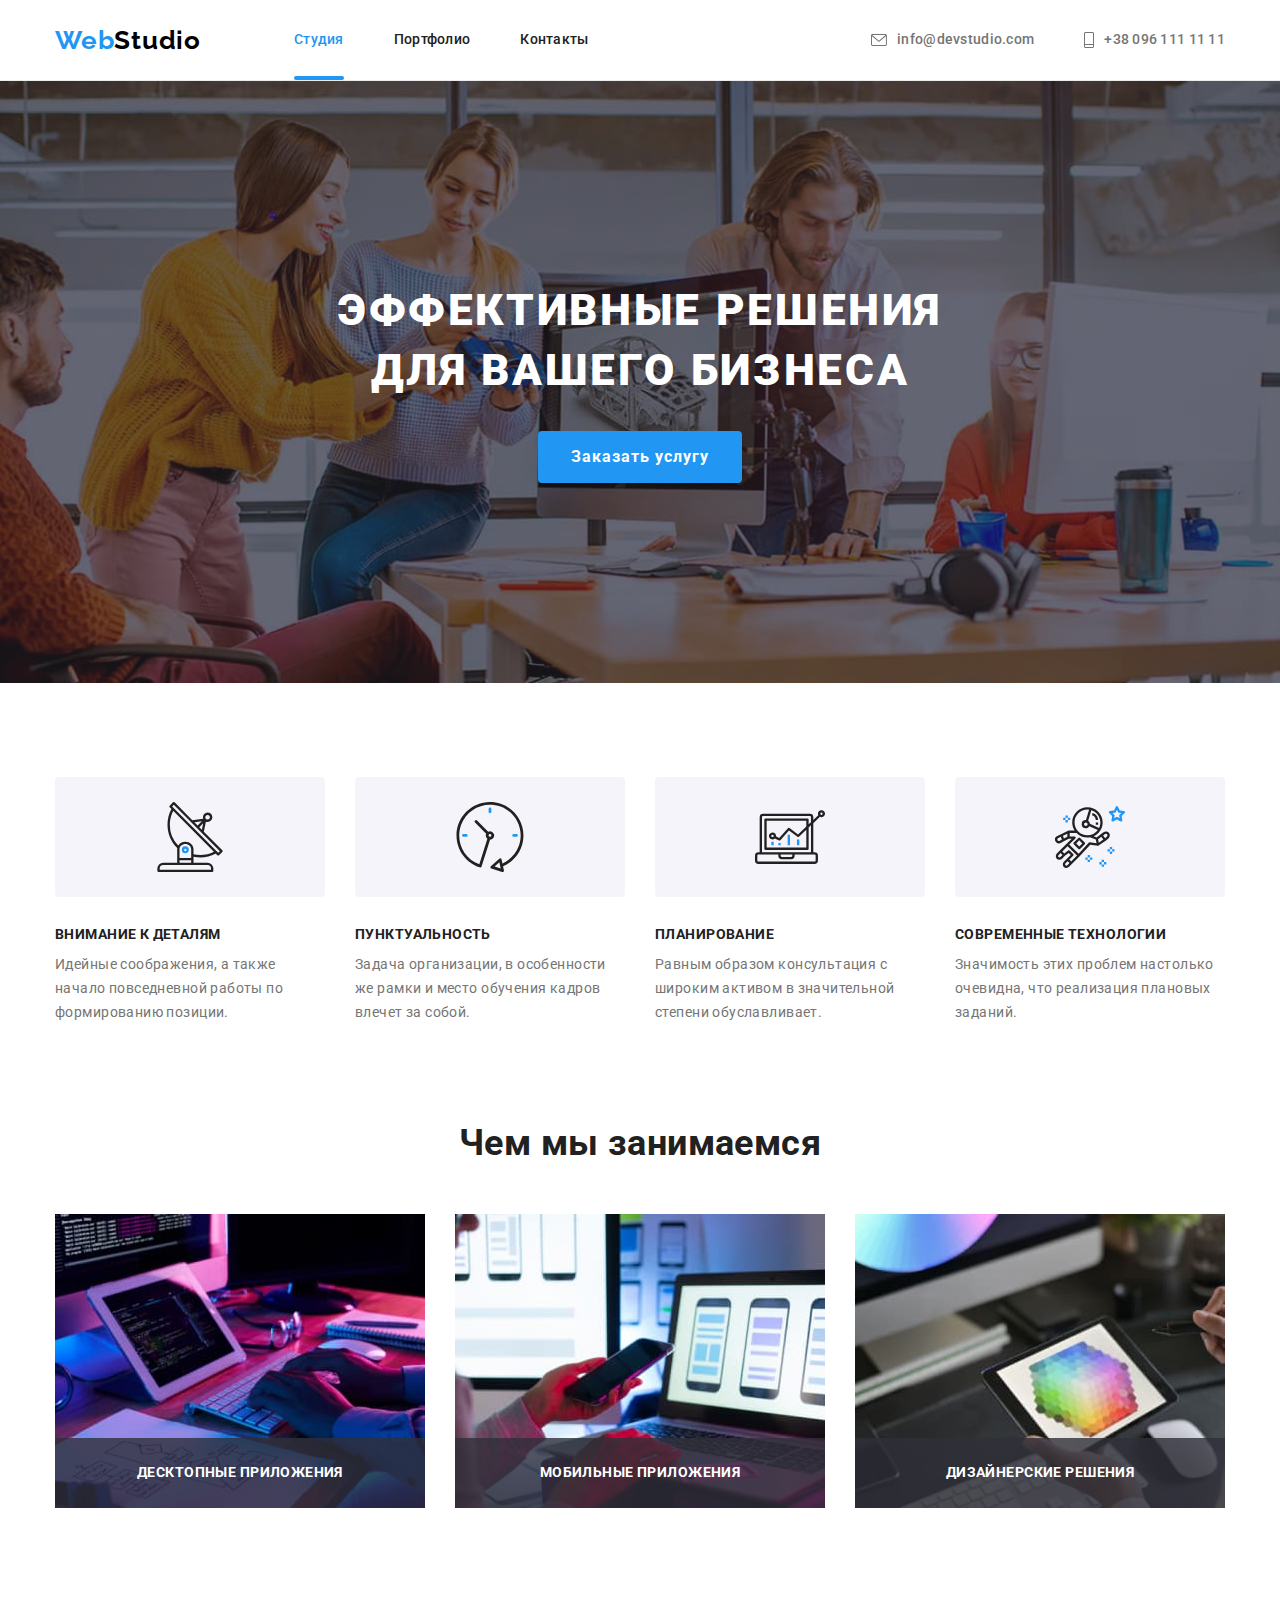
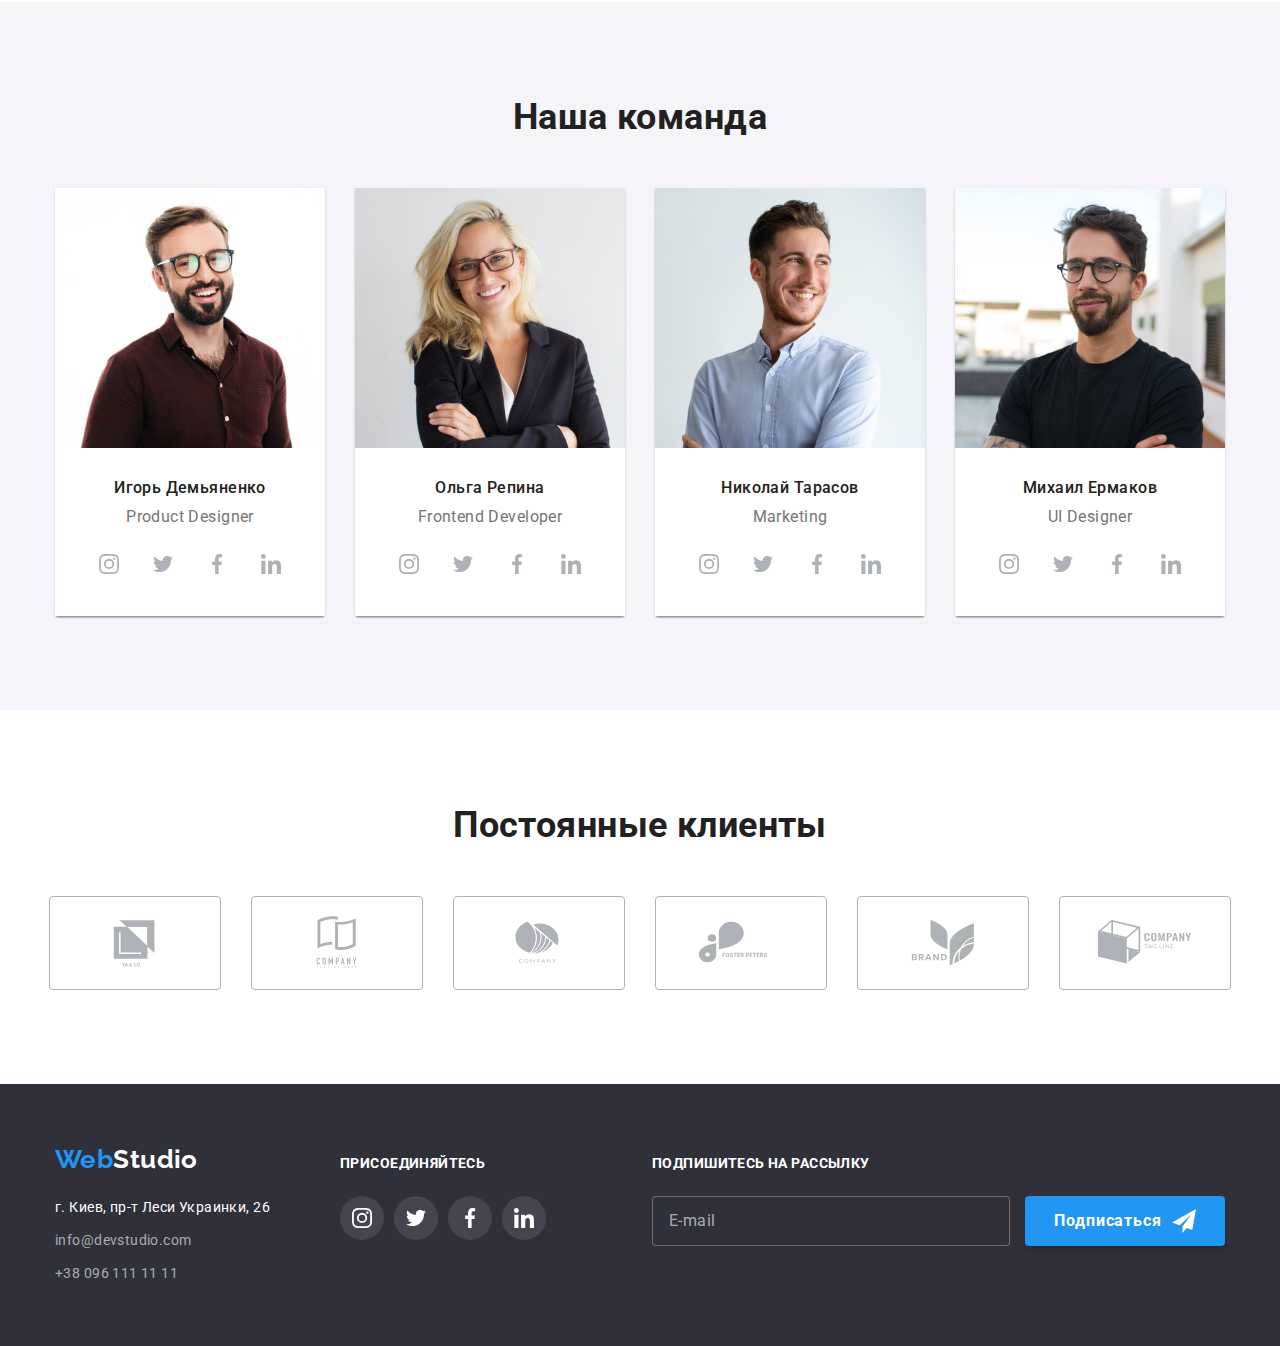
<file: index.html>
<!DOCTYPE html>
<html lang="ru">
<head>
    <meta charset="UTF-8">
    <meta http-equiv="X-UA-Compatible" content="IE=edge">
    <meta name="viewport" content="width=device-width, initial-scale=1.0">
    <title>Studia</title>

    <link rel="preconnect" href="https://fonts.googleapis.com">
    <link rel="preconnect" href="https://fonts.gstatic.com" crossorigin>
    <link href="https://fonts.googleapis.com/css2?family=Raleway:wght@700&family=Roboto:wght@400;500;700;900&display=swap"
        rel="stylesheet">

    <link rel="stylesheet" href="https://cdnjs.cloudflare.com/ajax/libs/modern-normalize/1.1.0/modern-normalize.min.css">

    <link rel="stylesheet" href="./css/styles.css">    
</head>
<body>
    <!-- Шапка сайта -->
    <header class="header">
        <div class="container main-nav">
            <nav class="logo-nav">
                <!-- Логотип -->
                <a lang="en" href="" class="header-logo link"><span>Web</span>Studio</a>
            
                <!-- Список ссылок на другие страницы проекта -->
                <ul class="site-nav list">
                    <li class="item"><a href="./index.html" class="link current">Студия</a></li>
                    <li class="item"><a href="./portfolio.html" class="link">Портфолио</a></li>
                    <li class="item"><a href="" class="link">Контакты</a></li>
                </ul>
            </nav>
            
            <!-- Контактные данные -->
            <ul class="contact-nav list">
                <li class="item">
                    <a href="mailto:info@devstudio.com" class="link">
                        <svg class="link-icon" width="16" height="12">
                            <use href="./images/icons.svg#icon-letter"></use>
                        </svg>
                        info@devstudio.com
                    </a>
                </li>
                <li class="item">
                    <a href="tel:+380961111111" class="link">
                        <svg class="link-icon" width="10" height="16">
                            <use href="./images/icons.svg#icon-phone"></use>
                        </svg>
                        +38 096 111 11 11
                    </a>
                </li>
            </ul>
        </div>
    </header>

    <!-- Основной контент страницы -->
    <main>
        <!-- Герой -->
        <section class="hero">            
            <h1 class="hero-title">Эффективные решения для вашего бизнеса</h1>
            <button type="button" class="button primary" data-modal-open>Заказать услугу</button>
        </section>

        <!-- Наши особенности -->
        <section class="section">
            <div class="container">
                <h2 class="features-title hidden">Особенности</h2>
                <ul class="features-list list">
                    <li class="item">
                        <div class="features-icon icon-sputnik">
                            <svg class="link-icon" width="70" height="70">
                                <use href="./images/icons.svg#icon-sputnik"></use>
                            </svg>
                        </div>
                        <h3 class="title">Внимание к деталям</h3>
                        <p>Идейные соображения, а также начало повседневной работы по формированию позиции.</p>
                    </li>
                    <li class="item">
                        <div class="features-icon icon-clock">
                            <svg class="link-icon" width="70" height="70">
                                <use href="./images/icons.svg#icon-clock"></use>
                            </svg>
                        </div>
                        <h3 class="title">Пунктуальность</h3>
                        <p>Задача организации, в особенности же рамки и место обучения кадров влечет за собой.</p>
                    </li>
                    <li class="item">
                        <div class="features-icon icon-computer">
                            <svg class="link-icon" width="70" height="70">
                                <use href="./images/icons.svg#icon-computer"></use>
                            </svg>
                        </div>
                        <h3 class="title">Планирование</h3>
                        <p>Равным образом консультация с широким активом в значительной степени обуславливает.</p>
                    </li>
                    <li class="item">
                        <div class="features-icon icon-astronaut">
                            <svg class="link-icon" width="70" height="70">
                                <use href="./images/icons.svg#icon-astronaut"></use>
                            </svg>
                        </div>
                        <h3 class="title">Современные технологии</h3>
                        <p>Значимость этих проблем настолько очевидна, что реализация плановых заданий.</p>
                    </li>
                </ul>
            </div>
        </section>

        <!-- Примеры работ -->
        <section class="section section-no-padding">
            <div class="container">
                <h2 class="examples-title title">Чем мы занимаемся</h2>
                <ul class="examples-list list">
                    <li class="item"><img width="370" height="294" src="./images/example1.jpg" alt="Стол с планшетом и клавиатурой">
                        <div class="examples-list-container">
                            <p>Десктопные приложения</p>
                        </div>
                    </li>
                    <li class="item"><img width="370" height="294" src="./images/example2.jpg" alt="Ноутбук и телефон">
                        <div class="examples-list-container">
                            <p>Мобильные приложения</p>
                        </div>
                    </li>
                    <li class="item"><img width="370" height="294" src="./images/example3.jpg" alt="Планшет">
                        <div class="examples-list-container">
                            <p>Дизайнерские решения</p>
                        </div>
                    </li>               
                </ul>
            </div>
        </section>

        <!-- Наши пиццамейкеры -->
        <section class="section last-section">
            <div class="container">
                <h2 class="team-title title">Наша команда</h2>
                <ul class="team-list list">
                    <li class="item">
                        <img width="270" height="260" src="./images/photo1.jpg" alt="Фотография Игоря Демьяненко">
                        <div class="team-list-container">
                            <h3 class="title">Игорь Демьяненко</h3>
                            <p lang="en"> Product Designer</p>
                            <ul class="team-contacts list">
                                <li class="team-item">
                                    <a href="Instagram" class="team-link link">
                                        <svg class="team-icon" width="20" height="20">
                                            <use href="./images/icons.svg#icon-instagram"></use>
                                        </svg>
                                    </a>
                                </li>
                                <li class="team-item">
                                    <a href="Twitter" class="team-link link">
                                        <svg class="team-icon" width="20" height="20">
                                            <use href="./images/icons.svg#icon-twitter"></use>
                                        </svg>
                                    </a>
                                </li>
                                <li class="team-item">
                                    <a href="Facebook" class="team-link link">
                                        <svg class="team-icon" width="20" height="20">
                                            <use href="./images/icons.svg#icon-facebook"></use>
                                        </svg>
                                    </a>
                                </li>
                                <li class="team-item">
                                    <a href="LinkedIn" class="team-link link">
                                        <svg class="team-icon" width="20" height="20">
                                            <use href="./images/icons.svg#icon-linkedin"></use>
                                        </svg>
                                    </a>
                                </li>
                            </ul>
                        </div>
                    </li>
                    <li class="item">
                        <img width="270" height="260" src="./images/photo2.jpg" alt="Фотография Ольги Репиной">
                        <div class="team-list-container">
                            <h3 class="title">Ольга Репина</h3>
                            <p lang="en">Frontend Developer</p>
                            <ul class="team-contacts list">
                                <li class="team-item">
                                    <a href="Instagram" class="team-link link">
                                        <svg class="team-icon" width="20" height="20">
                                            <use href="./images/icons.svg#icon-instagram"></use>
                                        </svg>
                                    </a>
                                </li>
                                <li class="team-item">
                                    <a href="Twitter" class="team-link link">
                                        <svg class="team-icon" width="20" height="20">
                                            <use href="./images/icons.svg#icon-twitter"></use>
                                        </svg>
                                    </a>
                                </li>
                                <li class="team-item">
                                    <a href="Facebook" class="team-link link">
                                        <svg class="team-icon" width="20" height="20">
                                            <use href="./images/icons.svg#icon-facebook"></use>
                                        </svg>
                                    </a>
                                </li>
                                <li class="team-item">
                                    <a href="LinkedIn" class="team-link link">
                                        <svg class="team-icon" width="20" height="20">
                                            <use href="./images/icons.svg#icon-linkedin"></use>
                                        </svg>
                                    </a>
                                </li>
                            </ul>
                        </div>                        
                    </li>
                    <li class="item">
                        <img width="270" height="260" src="./images/photo3.jpg" alt="Фотография Николая Тарасова">
                        <div class="team-list-container">
                            <h3 class="title">Николай Тарасов</h3>
                            <p lang="en">Marketing</p>
                            <ul class="team-contacts list">
                                <li class="team-item">
                                    <a href="Instagram" class="team-link link">
                                        <svg class="team-icon" width="20" height="20">
                                            <use href="./images/icons.svg#icon-instagram"></use>
                                        </svg>
                                    </a>
                                </li>
                                <li class="team-item">
                                    <a href="Twitter" class="team-link link">
                                        <svg class="team-icon" width="20" height="20">
                                            <use href="./images/icons.svg#icon-twitter"></use>
                                        </svg>
                                    </a>
                                </li>
                                <li class="team-item">
                                    <a href="Facebook" class="team-link link">
                                        <svg class="team-icon" width="20" height="20">
                                            <use href="./images/icons.svg#icon-facebook"></use>
                                        </svg>
                                    </a>
                                </li>
                                <li class="team-item">
                                    <a href="LinkedIn" class="team-link link">
                                        <svg class="team-icon" width="20" height="20">
                                            <use href="./images/icons.svg#icon-linkedin"></use>
                                        </svg>
                                    </a>
                                </li>
                            </ul>
                        </div>                        
                    </li>
                    <li class="item">
                        <img width="270" height="260" src="./images/photo4.jpg" alt="Фотография Михаила Ермакова">
                        <div class="team-list-container">
                            <h3 class="title">Михаил Ермаков</h3>
                            <p lang="en">UI Designer</p>
                            <ul class="team-contacts list">
                                <li class="team-item">
                                    <a href="Instagram" class="team-link link">
                                        <svg class="team-icon" width="20" height="20">
                                            <use href="./images/icons.svg#icon-instagram"></use>
                                        </svg>
                                    </a>
                                </li>
                                <li class="team-item">
                                    <a href="Twitter" class="team-link link">
                                        <svg class="team-icon" width="20" height="20">
                                            <use href="./images/icons.svg#icon-twitter"></use>
                                        </svg>
                                    </a>
                                </li>
                                <li class="team-item">
                                    <a href="Facebook" class="team-link link">
                                        <svg class="team-icon" width="20" height="20">
                                            <use href="./images/icons.svg#icon-facebook"></use>
                                        </svg>
                                    </a>
                                </li>
                                <li class="team-item">
                                    <a href="LinkedIn" class="team-link link">
                                        <svg class="team-icon" width="20" height="20">
                                            <use href="./images/icons.svg#icon-linkedin"></use>
                                        </svg>
                                    </a>
                                </li>
                            </ul>
                        </div>                        
                    </li>
                </ul>
            </div>
        </section>

        <!-- Наши клиенты -->
        <section class="section clients">
            <div class="container">
                <h2 class="clients-title title">Постоянные клиенты</h2>
                <ul class="clients-list list">
                    <li class="clients-item item">
                        <a href="" class="link">
                            <svg class="clients-icon" width="106" height="60">
                                <use href="./images/icons.svg#icon-client1"></use>
                            </svg>
                        </a>
                    </li>
                    <li class="clients-item item">
                        <a href="" class="link">
                            <svg class="clients-icon" width="106" height="60">
                                <use href="./images/icons.svg#icon-client2"></use>
                            </svg>
                        </a>
                    </li>
                    <li class="clients-item item">
                        <a href="" class="link">
                            <svg class="clients-icon" width="106" height="60">
                                <use href="./images/icons.svg#icon-client3"></use>
                            </svg>
                        </a>
                    </li>
                    <li class="clients-item item">
                        <a href="" class="link">
                            <svg class="clients-icon" width="106" height="60">
                                <use href="./images/icons.svg#icon-client4"></use>
                            </svg>
                        </a>
                    </li>
                    <li class="clients-item item">
                        <a href="" class="link">
                            <svg class="clients-icon" width="106" height="60">
                                <use href="./images/icons.svg#icon-client5"></use>
                            </svg>
                        </a>
                    </li>
                    <li class="clients-item item">
                        <a href="" class="link">
                            <svg class="clients-icon" width="106" height="60">
                                <use href="./images/icons.svg#icon-client6"></use>
                            </svg>
                        </a>
                    </li>
                </ul>
            </div>
        </section>
    </main>

    <!-- Подвал страницы -->
    <footer class="footer">
        <div class="container">
            <!-- Логотип -->
            <div class="footer-adress">
                <a lang="en" href="" class="footer-logo link"><span>Web</span>Studio</a>
                
                <!-- Адрес компании -->
                <address class="address">
                    <ul class="address-nav list">
                        <li class="item"><a href="" class="link first">г. Киев, пр-т Леси Украинки, 26</a></li>
                        <li class="item"><a href="mailto:info@devstudio.com" class="link second">info@devstudio.com</a></li>
                        <li class="item"><a href="tel:+380961111111" class="link second">+38 096 111 11 11</a></li>
                    </ul>
                </address>
            </div>
            <!-- Контакты соц. сетей -->
            <div class="join-us">
                <p class="join-us-title title">Присоединяйтесь</p>
                <ul class="footer-contacts list">
                    <li class="team-item footer-item">
                        <a href="Instagram" class="social-link link">
                            <svg class="team-icon" width="20" height="20">
                                <use href="./images/icons.svg#icon-instagram"></use>
                            </svg>
                        </a>
                    </li>
                    <li class="team-item footer-item">
                        <a href="Twitter" class="social-link link">
                            <svg class="team-icon" width="20" height="20">
                                <use href="./images/icons.svg#icon-twitter"></use>
                            </svg>
                        </a>
                    </li>
                    <li class="team-item footer-item">
                        <a href="Facebook" class="social-link link">
                            <svg class="team-icon" width="20" height="20">
                                <use href="./images/icons.svg#icon-facebook"></use>
                            </svg>
                        </a>
                    </li>
                    <li class="team-item footer-item">
                        <a href="LinkedIn" class="social-link link">
                            <svg class="team-icon" width="20" height="20">
                                <use href="./images/icons.svg#icon-linkedin"></use>
                            </svg>
                        </a>
                    </li>
                </ul>
            </div>
            <!-- ===============Форма подписки на рассылку=============== -->
            <div class="sign-up">
                <p class="sign-up-title title">Подпишитесь на рассылку</p>
                <form class="footer-form js-speaker-form">
                    <div class="email-field">
                        <label>
                            <input type="email" name="email" placeholder="E-mail">
                        </label>
                    </div>
                    <button class="sign-up-button button" type="submit">Подписаться
                        <svg class="icon icon-submit" width="24" height="24">
                            <use href="./images/icons.svg#icon-submit"></use>
                        </svg>
                    </button>
                </form>
            </div>            
        </div>
    </footer>

    <!-- =====================Бэкдроп и модалка============================= -->
    <div class="backdrop is-hidden" data-modal>
        <div class="modal">
            <button type="button" class="close-button button" data-modal-close>
                <svg class="icon icon-close" width="30" height="30">
                    <use href="./images/icons.svg#icon-close"></use>
                </svg>
            </button>

            <!-- ===============Форма модалки============================ -->
            <p class="form-title title">Оставьте свои данные, мы вам перезвоним</p>

            <form class="form js-speaker-form">
                <div class="form-field">
                    <label for="name">Имя</label>
                    <div class="input-icon">
                        <input type="text" name="name" id="name">
                        <svg class="icon modal-name" width="18" height="18">
                            <use href="./images/icons.svg#icon-modal-name"></use>
                        </svg>
                    </div>
                </div>
                <div class="form-field">
                    <label for="tel">Телефон</label>
                    <div class="input-icon">
                        <input type="tel" name="tel" id="tel">                    
                        <svg class="icon modal-phone" width="18" height="18">
                            <use href="./images/icons.svg#icon-modal-phone"></use>
                        </svg>
                    </div>
                </div>
                <div class="form-field">
                    <label for="email">Почта</label>
                    <div class="input-icon">
                        <input type="email" name="email" id="email">
                        <svg class="icon modal-email" width="18" height="18">
                            <use href="./images/icons.svg#icon-modal-email"></use>
                        </svg>
                    </div>
                </div>
                <div class="form-field">
                    <label for="comment">Комментарий</label>
                    <textarea name="comment" id="comment" placeholder="Введите текст"></textarea>
                </div>
            </form>

            <div class="form-field policy">
                <input type="checkbox" name="policy" id="policy" class="policy-check hidden">
                <label for="policy" class="policy">
                    <span>
                        <svg class="icon modal-email" width="16" height="15">
                            <use href="./images/icons.svg#icon-modal-lisence"></use>
                        </svg>
                    </span>
                    Соглашаюсь с рассылкой и принимаю<a href="" class="form-link"> Условия договора</a>
                </label>
            </div>

            <button class="submit-button button" type="submit">Отправить</button>
        </div>
    </div>

    <script src="./js/header.js"></script>
    <script src="./js/modal.js"></script>
    <script src="./js/form.js"></script>
</body>
</html>
</file>
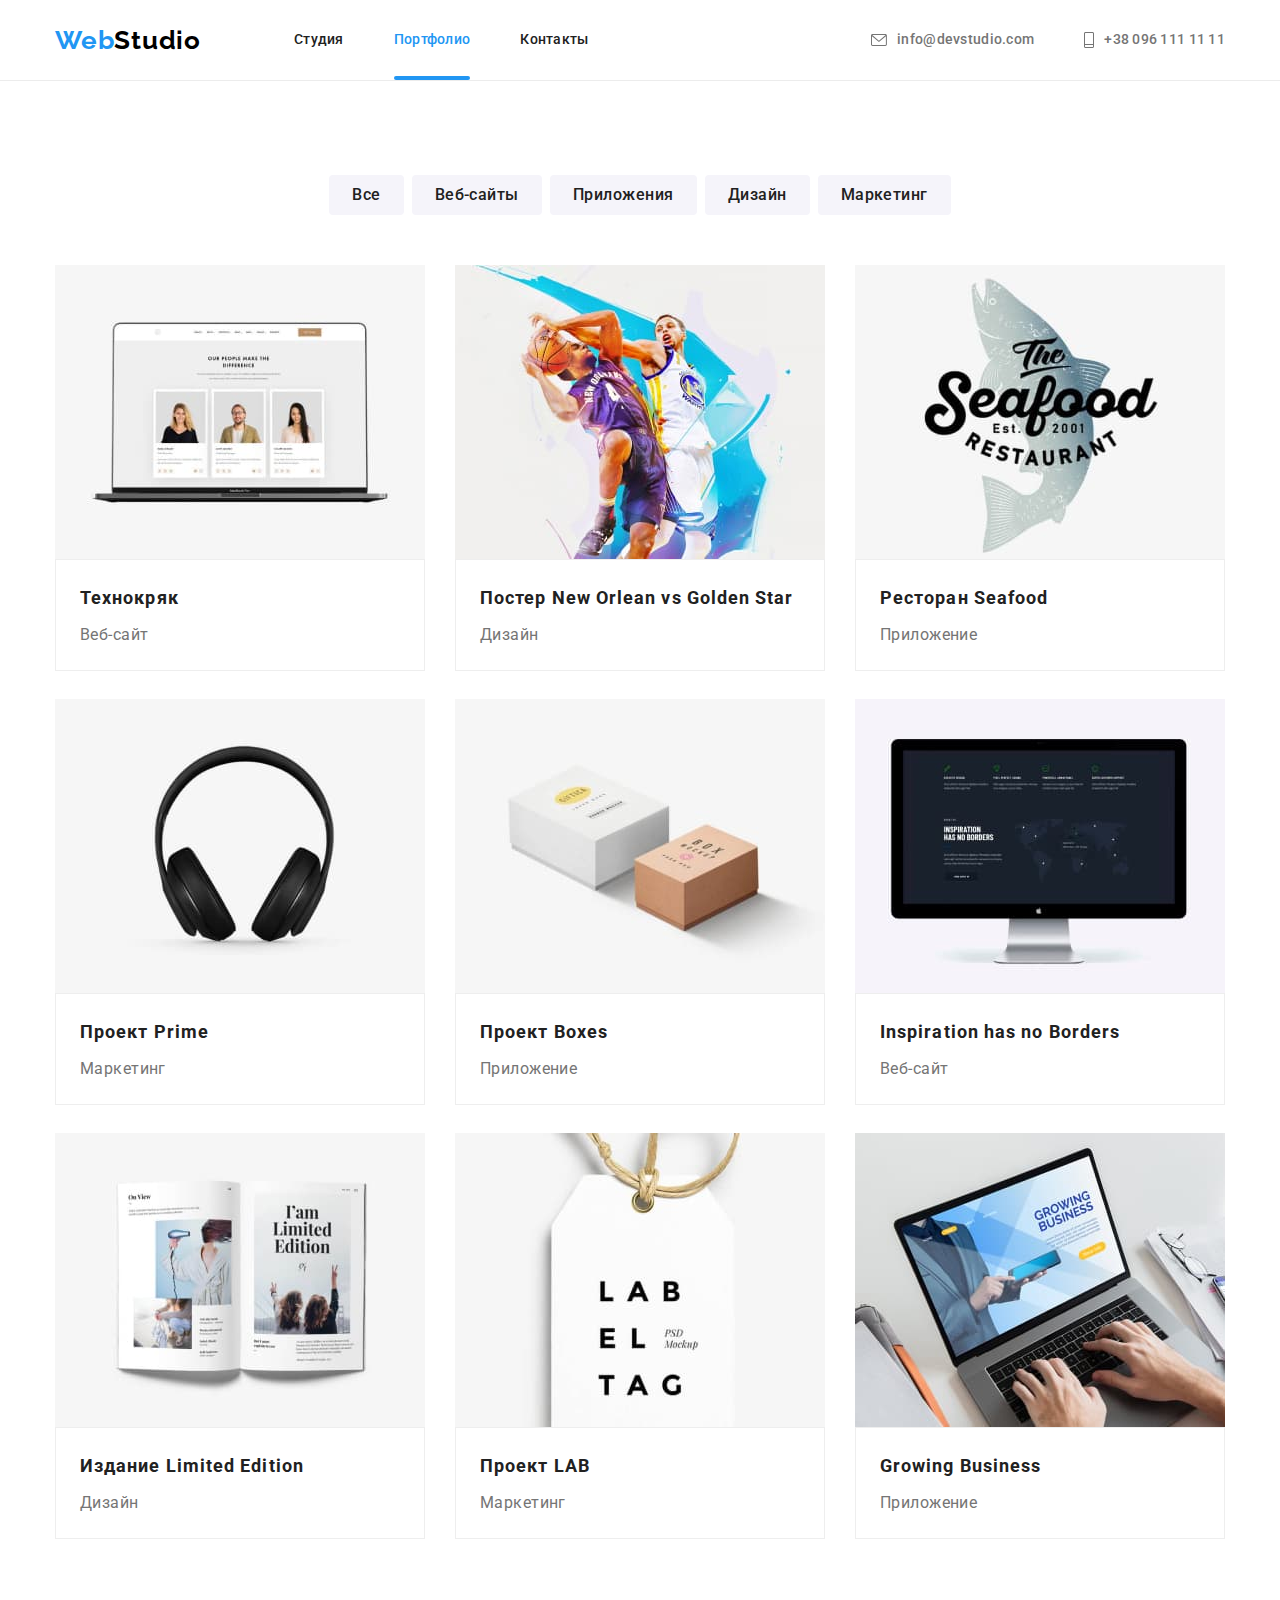
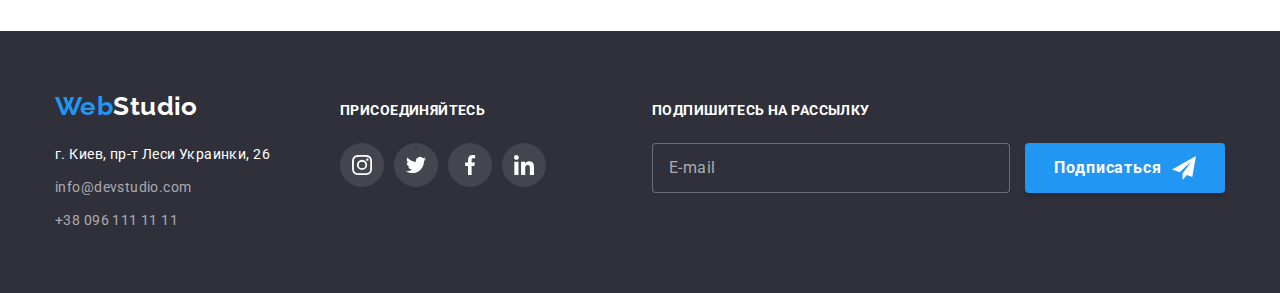
<file: portfolio.html>
<!DOCTYPE html>
<html lang="ru">
<head>
    <meta charset="UTF-8">
    <meta http-equiv="X-UA-Compatible" content="IE=edge">
    <meta name="viewport" content="width=device-width, initial-scale=1.0">
    <title>Portfolio</title>

    <link rel="preconnect" href="https://fonts.googleapis.com">
    <link rel="preconnect" href="https://fonts.gstatic.com" crossorigin>
    <link href="https://fonts.googleapis.com/css2?family=Raleway:wght@700&family=Roboto:wght@400;500;700;900&display=swap"
        rel="stylesheet">
    
    <link rel="stylesheet" href="https://cdnjs.cloudflare.com/ajax/libs/modern-normalize/1.1.0/modern-normalize.min.css">
    
    <link rel="stylesheet" href="./css/styles.css">
</head>
<body>
    <!-- Шапка сайта -->
    <header class="header">
        <div class="container main-nav">
            <nav class="logo-nav">
                <!-- Логотип -->
                <a lang="en" href="" class="header-logo link"><span>Web</span>Studio</a>
    
                <!-- Список ссылок на другие страницы проекта -->
                <ul class="site-nav list">
                    <li class="item"><a href="./index.html" class="link">Студия</a></li>
                    <li class="item"><a href="./portfolio.html" class="link current">Портфолио</a></li>
                    <li class="item"><a href="" class="link">Контакты</a></li>
                </ul>
            </nav>
    
            <!-- Контактные данные -->
            <ul class="contact-nav list">
                <li class="item">
                    <a href="mailto:info@devstudio.com" class="link">
                        <svg class="link-icon" width="16" height="12">
                            <use href="./images/icons.svg#icon-letter"></use>
                        </svg>
                        info@devstudio.com
                    </a>
                </li>
                <li class="item">
                    <a href="tel:+380961111111" class="link">
                        <svg class="link-icon" width="10" height="16">
                            <use href="./images/icons.svg#icon-phone"></use>
                        </svg>
                        +38 096 111 11 11
                    </a>
                </li>
            </ul>
        </div>
    </header>

    <!-- Основной контент страницы -->
    <main>
        <section class="section">
            <div class="container">
                <h1 class="portfolio-title hidden">Портфолио</h1>
                
                <!-- Список кнопок-фильтров -->
                <ul class="buttons-list list">
                    <li class="item"><button type="button" class="button secondary">Все</button></li>
                    <li class="item"><button type="button" class="button secondary">Веб-сайты</button></li>
                    <li class="item"><button type="button" class="button secondary">Приложения</button></li>
                    <li class="item"><button type="button" class="button secondary">Дизайн</button></li>
                    <li class="item"><button type="button" class="button secondary">Маркетинг</button></li>
                </ul>
                
                <!-- Список примеров работ -->
                <ul class="portfolio-list list">
                    <li class="item">
                        <a href="" class="link">
                            <div class="portfolio-list-description">
                                <img width="370" height="294" src="./images/portfolio1.jpg" alt="Дизайн страницы с сотрудниками">
                                <p class="description">Технокряк это современная площадка распространения коронавируса. Компании
                                используют эту платформу для
                                цифрового шпионажа и атак на защищённые сервера конкурентов.</p>
                            </div>
                            <div class="portfolio-list-container">
                                <h2 class="title">Технокряк</h2>
                                <p class="portfolio-description">Веб-сайт</p>
                            </div>
                        </a>
                    </li>
                    <li class="item">
                        <a href="" class="link">
                            <div class="portfolio-list-description">
                                <img width="370" height="294" src="./images/portfolio2.jpg" alt="Два баскетболиста">
                                <p class="description">Технокряк это современная площадка распространения коронавируса. Компании
                                    используют эту платформу для
                                    цифрового шпионажа и атак на защищённые сервера конкурентов.</p>
                            </div>
                            <div class="portfolio-list-container">
                                <h2 class="title">Постер <span lang="en">New Orlean vs Golden Star</span></h2>
                                <p class="portfolio-description">Дизайн</p>
                            </div>                            
                        </a>
                    </li>
                    <li class="item">
                        <a href="" class="link">
                            <div class="portfolio-list-description">
                                <img width="370" height="294" src="./images/portfolio3.jpg" alt="Рыба и название ресторана">
                                <p class="description">Технокряк это современная площадка распространения коронавируса. Компании
                                    используют эту платформу для
                                    цифрового шпионажа и атак на защищённые сервера конкурентов.</p>
                            </div>
                            <div class="portfolio-list-container">
                                <h2 class="title">Ресторан <span lang="en">Seafood</span></h2>
                                <p class="portfolio-description">Приложение</p>
                            </div>                            
                        </a>
                    </li>
                    <li class="item">
                        <a href="" class="link">
                            <div class="portfolio-list-description">
                                <img width="370" height="294" src="./images/portfolio4.jpg" alt="Наушники">
                                <p class="description">Технокряк это современная площадка распространения коронавируса. Компании
                                    используют эту платформу для
                                    цифрового шпионажа и атак на защищённые сервера конкурентов.</p>
                            </div>
                            <div class="portfolio-list-container">
                                <h2 class="title">Проект <span lang="en">Prime</span></h2>
                                <p class="portfolio-description">Маркетинг</p>
                            </div>                            
                        </a>
                    </li>
                    <li class="item">
                        <a href="" class="link">
                            <div class="portfolio-list-description">
                                <img width="370" height="294" src="./images/portfolio5.jpg" alt="Две коробки">
                                <p class="description">Технокряк это современная площадка распространения коронавируса. Компании
                                    используют эту платформу для
                                    цифрового шпионажа и атак на защищённые сервера конкурентов.</p>
                            </div>
                            <div class="portfolio-list-container">
                                <h2 class="title">Проект <span lang="en">Boxes</span></h2>
                                <p class="portfolio-description">Приложение</p>
                            </div>                            
                        </a>
                    </li>
                    <li class="item">
                        <a href="" class="link">
                            <div class="portfolio-list-description">
                                <img width="370" height="294" src="./images/portfolio6.jpg" alt="Монитор с запущенным сайтом">
                                <p class="description">Технокряк это современная площадка распространения коронавируса. Компании
                                    используют эту платформу для
                                    цифрового шпионажа и атак на защищённые сервера конкурентов.</p>
                            </div>
                            <div class="portfolio-list-container">
                                <h2 class="title" lang="en">Inspiration has no Borders</h2>
                                <p class="portfolio-description">Веб-сайт</p>
                            </div>                            
                        </a>
                    </li>
                    <li class="item">
                        <a href="" class="link">
                            <div class="portfolio-list-description">
                            <img width="370" height="294" src="./images/portfolio7.jpg" alt="Книга">
                            <p class="description">Технокряк это современная площадка распространения коронавируса. Компании
                                используют эту платформу для
                                цифрового шпионажа и атак на защищённые сервера конкурентов.</p>
                            </div>
                            <div class="portfolio-list-container">
                                <h2 class="title">Издание <span lang="en">Limited Edition</span></h2>
                                <p class="portfolio-description">Дизайн</p>
                            </div>
                        </a>
                    </li>
                    <li class="item">
                        <a href="" class="link">
                            <div class="portfolio-list-description">
                                <img width="370" height="294" src="./images/portfolio8.jpg" alt="Бирка с надписью">
                                <p class="description">Технокряк это современная площадка распространения коронавируса. Компании
                                    используют эту платформу для
                                    цифрового шпионажа и атак на защищённые сервера конкурентов.</p>
                            </div>
                            <div class="portfolio-list-container">
                                <h2 class="title">Проект <span lang="en">LAB</span></h2>
                                <p class="portfolio-description">Маркетинг</p>
                            </div>
                        </a>
                    </li>
                    <li class="item">
                        <a href="" class="link">
                            <div class="portfolio-list-description">
                                <img width="370" height="294" src="./images/portfolio9.jpg" alt="Ноутбук с запущенным сайтом">
                                <p class="description">Технокряк это современная площадка распространения коронавируса. Компании
                                    используют эту платформу для
                                    цифрового шпионажа и атак на защищённые сервера конкурентов.</p>
                            </div>
                            <div class="portfolio-list-container">
                                <h2 class="title" lang="en">Growing Business</h2>
                                <p class="portfolio-description">Приложение</p>
                            </div>                            
                        </a>
                    </li>
                </ul>
            </div>
        </section>              
    </main>

    <!-- Подвал страницы -->
    <footer class="footer">
        <div class="container">
            <!-- Логотип -->
            <div class="footer-adress">
                <a lang="en" href="" class="footer-logo link"><span>Web</span>Studio</a>
    
                <!-- Адрес компании -->
                <address class="address">
                    <ul class="address-nav list">
                        <li class="item"><a href="" class="link first">г. Киев, пр-т Леси Украинки, 26</a></li>
                        <li class="item"><a href="mailto:info@devstudio.com" class="link second">info@devstudio.com</a></li>
                        <li class="item"><a href="tel:+380961111111" class="link second">+38 096 111 11 11</a></li>
                    </ul>
                </address>
            </div>
            <!-- Контакты соц сетей -->
            <div class="join-us">
                <p class="join-us-title title">Присоединяйтесь</p>
                <ul class="footer-contacts list">
                    <li class="team-item footer-item">
                        <a href="Instagram" class="social-link link">
                            <svg class="team-icon" width="20" height="20">
                                <use href="./images/icons.svg#icon-instagram"></use>
                            </svg>
                        </a>
                    </li>
                    <li class="team-item footer-item">
                        <a href="Twitter" class="social-link link">
                            <svg class="team-icon" width="20" height="20">
                                <use href="./images/icons.svg#icon-twitter"></use>
                            </svg>
                        </a>
                    </li>
                    <li class="team-item footer-item">
                        <a href="Facebook" class="social-link link">
                            <svg class="team-icon" width="20" height="20">
                                <use href="./images/icons.svg#icon-facebook"></use>
                            </svg>
                        </a>
                    </li>
                    <li class="team-item footer-item">
                        <a href="LinkedIn" class="social-link link">
                            <svg class="team-icon" width="20" height="20">
                                <use href="./images/icons.svg#icon-linkedin"></use>
                            </svg>
                        </a>
                    </li>
                </ul>
            </div>
            <!-- ===============Форма подписки на рассылку=============== -->
            <div class="sign-up">
                <p class="sign-up-title title">Подпишитесь на рассылку</p>
                <form class="footer-form js-speaker-form">
                    <div class="email-field">
                        <label>
                            <input type="email" name="email" placeholder="E-mail">
                        </label>
                    </div>
                    <button class="sign-up-button button" type="submit">Подписаться
                        <svg class="icon icon-submit" width="24" height="24">
                            <use href="./images/icons.svg#icon-submit"></use>
                        </svg>
                    </button>
                </form>
            </div>
        </div>
    </footer>
    <script src="./js/header.js"></script>
</body>
</html>
</file>
<file: css/styles.css>
/* цвет основного текста #757575 */
/* цвет заголовков #212121 */
/* белый #FFFFFF */
/* акцент #2196F3 */
/* альтернативный цвет фона #F5F4FA */
/* цвет фона хедера #FFFFFF */
/* цвет фона футера #2F303A */
/* черный #000000 */
/* контакты в футере rgba(255, 255, 255, 0.6) */

:root {
  --primary-text-color: #757575;
  --title-text-color: #212121;
  --accent-color: #2196f3;
  --primary-white-color: #ffffff;
  --secondary-background-color: #f5f4fa;
  --footer-backgroud-color: #2f303a;
  --primary-black-color: #000000;
  --footer-contacts-color: rgba(255, 255, 255, 0.6);
}

/* Задаём основной цвет текста, фона и шрифт на странице */
body {
  color: var(--primary-text-color);
  background-color: var(--primary-white-color);

  font-family: Roboto, sans-serif;
  font-size: 14px;
  line-height: 1.71;
  letter-spacing: 0.03em;
}

.container {
  margin-left: auto;
  margin-right: auto;
  width: 1200px;
  padding-left: 15px;
  padding-right: 15px;
  /* outline: 2px solid tomato; */
}

/* Убираем подчёркивания и точки списка, задаём глобальные значения классов */
.link {
  display: inline-block;
  text-decoration: none;
}

.list {
  margin: 0;
  padding: 0;
  list-style: none;
}

img {
  display: block;
}

/* ОФОРМЛЕНИЕ ХЕДЕРА */
.header {
  position: fixed;
  width: 100%;
  top: 0;
  left: 0;
  min-height: 80px;
  z-index: 50;

  color: var(--title-text-color);
  background-color: var(--primary-white-color);

  font-weight: 500;
  font-size: 14px;
  line-height: 1.14;
  letter-spacing: 0.02em;

  border-bottom: 1px solid #ececec;
}

/* Логотип в хедере */
.header-logo {
  color: var(--primary-black-color);

  font-family: Raleway, sans-serif;
  font-weight: 700;
  font-size: 26px;
  line-height: 1.19;
  letter-spacing: 0.03em;
}
.header-logo > span {
  color: var(--accent-color);
}

/* Меню навигации и контактов */
.container.main-nav {
  display: flex;
  align-items: center;
}

.header-logo.link {
  margin-right: 93px;
  display: block;
}

.logo-nav {
  display: flex;
  align-items: center;
}

.site-nav {
  display: flex;
}

.site-nav .item + .item {
  margin-left: 50px;
}

.contact-nav {
  display: flex;
  margin-left: auto;
  align-items: center;
}

.contact-nav .item + .item {
  margin-left: 50px;
}

.site-nav .link {
  position: relative;
  display: inline-flex;
  padding-top: 32px;
  padding-bottom: 32px;

  color: var(--title-text-color);

  transition: color 250ms cubic-bezier(0.4, 0, 0.2, 1);

  /* transition-property: color;
  transition-duration: 250ms;
  transition-timing-function: cubic-bezier(0.4, 0, 0.2, 1); */
}

.site-nav .link::after {
  position: absolute;
  bottom: 0;
  left: 0;

  display: inline-block;
  content: '';
  width: 100%;
  height: 4px;

  border-radius: 2px;
  background-color: var(--accent-color);

  opacity: 0;
  transform: scaleX(0);
  transition: transform 250ms cubic-bezier(0.4, 0, 0.2, 1);

  /* transition-property: opacity;
  transition-duration: 250ms;
  transition-timing-function: cubic-bezier(0.4, 0, 0.2, 1); */
}

.site-nav .link:hover::after,
.site-nav .link:focus::after {
  opacity: 1;
  transform: scaleX(1);
}

.contact-nav .link {
  display: inline-flex;
  padding-top: 32px;
  padding-bottom: 32px;

  fill: var(--primary-text-color);
  color: var(--primary-text-color);
  align-items: center;

  transition: color 250ms cubic-bezier(0.4, 0, 0.2, 1),
    fill 250ms cubic-bezier(0.4, 0, 0.2, 1);
}

.contact-nav .link-icon {
  margin-right: 10px;
}

.site-nav .link:hover,
.site-nav .link:focus,
.contact-nav .link:hover,
.contact-nav .link:focus {
  color: var(--accent-color);
  fill: var(--accent-color);
}

.link.current {
  position: relative;

  color: var(--accent-color);
}

.link.current::after {
  position: absolute;
  bottom: 0;
  left: 0;

  display: inline-block;
  content: '';
  width: 100%;
  height: 4px;

  border-radius: 2px;
  background-color: var(--accent-color);
  opacity: 1;
  transform: scaleX(1);
}

/* ОФОРМЛЕНИЕ МЭЙНА */
/* основной заголовок страницы */
.hero {
  margin-left: auto;
  margin-right: auto;
  max-width: 1600px;
  background-color: var(--footer-backgroud-color);
  text-align: center;
  padding-top: 200px;
  padding-bottom: 200px;
  background-image: linear-gradient(
      to right,
      rgba(47, 48, 58, 0.4),
      rgba(47, 48, 58, 0.4)
    ),
    url(../images/hero.jpg);
  background-repeat: no-repeat;
  background-position: center;
  background-size: cover;
}

.hero-title {
  margin-top: 0;
  margin-bottom: 0px;
  margin-left: auto;
  margin-right: auto;
  width: 696px;
  min-height: 120px;

  color: var(--primary-white-color);

  font-weight: 900;
  font-size: 44px;
  line-height: 1.36;
  text-transform: uppercase;
  letter-spacing: 0.06em;
}

.hidden {
  position: absolute;
  white-space: nowrap;
  width: 1px;
  height: 1px;
  overflow: hidden;
  border: 0;
  padding: 0;
  clip: rect(0 0 0 0);
  clip-path: inset(50%);
  margin: -1px;
}

.section {
  padding-top: 94px;
  padding-bottom: 94px;
}
.section.last-section {
  padding-top: 0;
  background-color: var(--secondary-background-color);
}

.section-no-padding {
  padding-top: 0;
}

/* Наши особенности, примеры, пиццамейкеры, портфолио */
.features-list {
  display: flex;
  flex-wrap: wrap;
}

.features-list .item {
  width: 270px;
  height: 251px;
  margin-right: 30px;
}

.features-icon {
  display: flex;
  height: 120px;
  background-color: var(--secondary-background-color);
  border-radius: 4px;
  align-items: center;
  justify-content: center;
}

.features-list .item:last-child {
  margin-right: 0;
}

.features-list .title {
  text-transform: uppercase;
  margin-top: 30px;
  margin-bottom: 0;

  font-size: 14px;
  line-height: 1.14;
}

.features-list p {
  margin-top: 10px;
  margin-bottom: 0;
}

.examples-title,
.clients-title {
  margin-top: 0;
  margin-bottom: 0;
}

.examples-list {
  margin-top: 50px;
  display: flex;
  margin-bottom: 0;
}

.examples-list .item {
  margin-right: 30px;
}

.examples-list .item:last-child {
  margin-right: 0;
}

.examples-list img {
  display: block;
}

.examples-list .item {
  position: relative;
  display: flex;
}

.examples-list-container {
  left: 0;
  bottom: 0;
  position: absolute;
  display: flex;
  justify-content: center;
  min-height: 70px;
  width: 100%;
  background-color: rgba(47, 48, 58, 0.8);
  align-items: center;
}

.examples-list-container p {
  text-align: center;
  margin: 0;
  font-weight: 700;
  font-size: 14px;
  line-height: 1.14;
  letter-spacing: 0.03em;
  text-transform: uppercase;
  color: var(--primary-white-color);
}

.team-title {
  margin-top: 0;
  margin-bottom: 0;
  padding-top: 94px;
}

.team-list {
  margin-top: 50px;
  display: flex;
  flex-wrap: wrap;
}

.team-list .item {
  margin-right: 30px;
  box-shadow: 0px 1px 3px rgba(0, 0, 0, 0.12), 0px 1px 1px rgba(0, 0, 0, 0.14),
    0px 2px 1px rgba(0, 0, 0, 0.2);
  border-radius: 0px 0px 4px 4px;
}

.team-list .item:last-child {
  margin-right: 0;
}

.team-list .title {
  font-weight: 500;
  font-size: 16px;
  line-height: 1.19;
  margin: 0;
}

.team-list p {
  font-size: 16px;
  line-height: 1.19;
  margin-top: 10px;
  margin-bottom: 0;
}

.team-list-container {
  text-align: center;
  padding-top: 30px;
  padding-bottom: 30px;
  background-color: var(--primary-white-color);
}

.team-contacts {
  display: flex;
  justify-content: center;
  margin-top: 16px;
}

.team-item + .team-item {
  margin-left: 10px;
}

.team-contacts .team-link {
  display: flex;
  height: 44px;
  width: 44px;

  border-radius: 50%;
  align-items: center;
  justify-content: center;

  fill: #afb1b8;

  transition-property: fill, background-color;
  transition-duration: 250ms;
  transition-timing-function: cubic-bezier(0.4, 0, 0.2, 1);
}

.team-contacts .team-link:hover,
.team-contacts .team-link:focus {
  background-color: var(--accent-color);
  fill: var(--primary-white-color);
}

.buttons-list {
  display: flex;
  justify-content: center;
}

.buttons-list .item + .item {
  margin-left: 8px;
}

/* --------------------------Портфолио--------------------- */
.portfolio-list {
  display: flex;
  flex-wrap: wrap;
  margin-top: 50px;
}

.portfolio-list .item {
  width: 370px;
  height: 404px;
  margin-right: 30px;
  margin-bottom: 30px;
}

.portfolio-list .item:hover {
  box-shadow: 0px 1px 1px rgba(0, 0, 0, 0.12), 0px 4px 4px rgba(0, 0, 0, 0.06),
    1px 4px 6px rgba(0, 0, 0, 0.16);
  opacity: 1;
}

.portfolio-list .item:nth-child(3n + 3) {
  margin-right: 0;
}

.portfolio-list .item:nth-child(n + 7) {
  margin-bottom: 0;
}

.portfolio-list .title {
  margin-top: 0;
  margin-bottom: 0;
  font-size: 18px;
  line-height: 2;
  letter-spacing: 0.06em;
}

.portfolio-description {
  margin-top: 4px;
  margin-bottom: 0;
  color: var(--primary-text-color);

  font-size: 16px;
  line-height: 1.87;
}

.portfolio-list-container {
  margin: 0;
  padding: 20px 24px;
  border: 1px solid #eeeeee;
  box-sizing: border-box;
}

.portfolio-list .link {
  width: 370px;
  height: 294px;
}

.portfolio-list-description {
  position: relative;
  align-items: center;
  display: flex;
  overflow: hidden;
}

.portfolio-list-description::before {
  position: absolute;
  margin: 0;
  padding: 0;
  height: 100%;
  width: 100%;
  left: 0;
  bottom: 0;
  content: '';
  background-color: rgba(33, 150, 243, 0.9);
  /* opacity: 0; */
  transform: translateY(100%);

  transition: transform 250ms cubic-bezier(0.4, 0, 0.2, 1);
}

.description {
  position: absolute;
  margin: 0;
  padding: 63px 24px;
  font-size: 18px;
  line-height: 1.56;
  letter-spacing: 0.03em;
  color: var(--primary-white-color);
  left: 0;
  bottom: 0;
  /* opacity: 0; */
  overflow: hidden;
  transform: translateY(100%);

  transition: transform 250ms cubic-bezier(0.4, 0, 0.2, 1);
}

.portfolio-list .item:hover .portfolio-list-description::before {
  transform: translateY(0);
}
.portfolio-list .item:hover .description {
  transform: translateY(0);
}

/* ------------------Секция Клиенты--------------- */
.clients-list {
  display: flex;
  justify-content: center;
  align-items: center;
  margin-top: 50px;
}

.clients-list .item {
  border: 1px solid #afb1b8;
  box-sizing: border-box;
  border-radius: 4px;
  transition-property: border-color;
  transition-duration: 250ms;
  transition-timing-function: cubic-bezier(0.4, 0, 0.2, 1);
}

.clients-item + .clients-item {
  margin-left: 30px;
}

.clients-list .link {
  display: flex;
  width: 170px;
  height: 92px;

  align-items: center;
  justify-content: center;

  fill: #afb1b8;

  transition-property: fill;
  transition-duration: 250ms;
  transition-timing-function: cubic-bezier(0.4, 0, 0.2, 1);
}

.clients-list .item:hover,
.clients-list .link:hover,
.clients-list .item:focus,
.clients-list .link:focus {
  fill: var(--accent-color);
  border-color: var(--accent-color);
}

/* Заголовки */
.title {
  color: var(--title-text-color);

  font-weight: 700;
  font-size: 36px;
  line-height: 1.17;
}
.examples-title,
.team-title,
.clients-title {
  text-align: center;
}

/* Кнопки */
.button {
  font-family: Roboto, sans-serif;
  cursor: pointer;
}

.button.primary {
  display: inline-block;
  margin-top: 30px;
  padding: 10px 32px;

  color: var(--primary-white-color);
  background-color: var(--accent-color);
  box-shadow: 0px 4px 4px rgba(0, 0, 0, 0.15);
  border-radius: 4px;
  border: 1px solid transparent;

  font-weight: 700;
  font-size: 16px;
  line-height: 1.87;

  align-items: center;
  letter-spacing: 0.06em;
}

.button.secondary {
  display: inline-block;
  border-radius: 4px;
  padding-top: 6px;
  padding-right: 22px;
  padding-bottom: 6px;
  padding-left: 22px;
  text-align: center;

  color: var(--title-text-color);
  background-color: var(--secondary-background-color);
  border: 1px solid transparent;

  font-weight: 500;
  font-size: 16px;
  line-height: 1.62;
  letter-spacing: 0.03em;

  transition-property: color, background-color, box-shadow;
  transition-duration: 250ms;
  transition-timing-function: cubic-bezier(0.4, 0, 0.2, 1);
}

.button.secondary:hover,
.button.secondary:focus {
  color: var(--primary-white-color);
  background-color: var(--accent-color);
  box-shadow: 0px 3px 1px rgba(0, 0, 0, 0.1), 0px 1px 2px rgba(0, 0, 0, 0.08),
    0px 2px 2px rgba(0, 0, 0, 0.12);
  border-radius: 4px;
}

/* ОФОРМЛЕНИЕ ФУТЕРА */
.footer {
  padding-top: 60px;
  padding-bottom: 60px;
  background-color: var(--footer-backgroud-color);
}

.address {
  font-style: normal;
}

/* Логотип в футере*/
.footer-logo {
  display: inline-block;

  color: var(--primary-white-color);

  font-family: Raleway, sans-serif;
  font-weight: 700;
  font-size: 26px;
  line-height: 1.19;
}

.footer-logo > span {
  color: var(--accent-color);
}

/* Контактные данные в футере */
.address-nav {
  margin-top: 20px;
}

.link.first {
  color: var(--primary-white-color);
}

.link.second {
  color: var(--footer-contacts-color);
}

.link.first:hover,
.link.first:focus,
.link.second:hover,
.link.second:focus {
  color: var(--accent-color);
}

.address-nav .item + .item {
  margin-top: 9px;
  margin-bottom: 0;
}

/* Присоединяйтесь в соц сетях */

.footer .container {
  display: flex;
  align-items: baseline;
}

.join-us {
  margin-left: 70px;
  /* width: 206px;
  height: 80px; */
}

.join-us-title {
  display: inline-block;
  margin: 0;
  font-weight: 700;
  font-size: 14px;
  line-height: 1.14;
  letter-spacing: 0.03em;
  text-transform: uppercase;
  color: var(--primary-white-color);
}

.join-us .footer-contacts {
  display: flex;
  justify-content: center;
  margin-top: 20px;
}

.footer-item + .footer-item {
  margin-left: 10px;
}

.footer-contacts .social-link {
  display: flex;
  height: 44px;
  width: 44px;
  border-radius: 50%;
  align-items: center;
  justify-content: center;
  fill: var(--primary-white-color);
  background-color: rgba(255, 255, 255, 0.1);

  transition-property: background-color;
  transition-duration: 250ms;
  transition-timing-function: cubic-bezier(0.4, 0, 0.2, 1);
}

.social-link:hover,
.social-link:focus {
  background-color: var(--accent-color);
}

/* ================подпишитесь на рассылку================ */
.sign-up {
  margin-left: auto;
}

.sign-up-title {
  display: inline-block;
  margin: 0;
  font-weight: 700;
  font-size: 14px;
  line-height: 1.14;
  letter-spacing: 0.03em;
  text-transform: uppercase;
  color: var(--primary-white-color);
}

.footer-form.js-speaker-form {
  display: flex;
  margin-top: 20px;
}

.email-field {
  margin-right: 15px;
}

.email-field input {
  height: 50px;
  width: 358px;
  padding: 15px 0 15px 16px;

  border: 1px solid rgba(255, 255, 255, 0.3);
  background-color: var(--footer-backgroud-color);
  border-radius: 4px;
}

.email-field input::placeholder {
  font-family: Roboto;
  font-style: normal;
  font-weight: 400;
  font-size: 16px;
  line-height: 1.25;
  letter-spacing: 0.03em;

  color: rgba(255, 255, 255, 0.6);
}

.sign-up-button {
  display: flex;
  width: 200px;
  height: 50px;
  align-items: center;
  justify-content: center;
  margin: 0;
  padding: 0;

  font-weight: 700;
  font-size: 16px;
  line-height: 1.87;
  letter-spacing: 0.06em;
  color: var(--primary-white-color);
  background-color: var(--accent-color);
  box-shadow: 0px 4px 4px rgba(0, 0, 0, 0.15);
  border-radius: 4px;
  border: 1px solid transparent;

  transition: background-color 250ms cubic-bezier(0.4, 0, 0.2, 1);
}

.icon-submit {
  margin-left: 10px;
}

.sign-up-button:hover,
.sign-up-button:focus {
  background-color: #188ce8;
}

/* --------------------Модальное окно-------------- */
.backdrop.is-hidden {
  opacity: 0;
  pointer-events: none;
}

.backdrop.is-hidden .modal {
  transform: translate(-50%, -50%) scale(0.2);
  opacity: 0;
}

.backdrop {
  position: fixed;
  top: 0;
  left: 0;
  z-index: 90;
  perspective: 600px;

  width: 100vw;
  height: 100vh;

  background-color: rgba(0, 0, 0, 0.2);

  opacity: 1;
  transition: opacity 250ms cubic-bezier(0.4, 0, 0.2, 1);
}

.modal {
  position: absolute;
  top: 50%;
  left: 50%;
  padding: 40px;

  transform: translate(-50%, -50%) scale(1) rotateZ(1turn);
  opacity: 1;
  transition: transform 2500ms cubic-bezier(0.4, 0, 0.2, 1),
    opacity 2500ms cubic-bezier(0.4, 0, 0.2, 1);

  min-height: 581px;
  width: 528px;

  background-color: var(--primary-white-color);
  box-shadow: 0px 1px 3px rgba(0, 0, 0, 0.12), 0px 1px 1px rgba(0, 0, 0, 0.14),
    0px 2px 1px rgba(0, 0, 0, 0.2);
  border-radius: 4px;
}

.close-button {
  position: absolute;
  top: 8px;
  right: 8px;

  display: flex;
  justify-content: center;
  margin: 0;
  padding: 0;

  background-color: var(--primary-white-color);
  border-radius: 50%;
  border: 1px solid rgba(0, 0, 0, 0.1);

  transition: fill 250ms cubic-bezier(0.4, 0, 0.2, 1);
}

.close-button:hover,
.close-button:focus {
  fill: var(--accent-color);
}

/* -----------------------ФОРМА модалки------------------- */

.form-title.title {
  margin: 0;
  font-size: 20px;
  line-height: 1.15;
  text-align: center;
  letter-spacing: 0.03em;
}

.form.js-speaker-form {
  margin-top: 12px;
  width: 448px;
  height: 342px;
  font-size: 12px;
  line-height: 1.17;
  letter-spacing: 0.01em;
}

.form.js-speaker-form .form-field {
  display: flex;
  flex-direction: column;
  margin-bottom: 10px;
}

.form-field label {
  margin-bottom: 4px;
}

.input-icon input {
  outline: none;
  margin: 0;
  padding: 0;
  height: 40px;
  width: 100%;

  border: 1px solid rgba(33, 33, 33, 0.2);
  border-radius: 4px;

  transition: border-color 250ms cubic-bezier(0.4, 0, 0.2, 1);
}

.input-icon input:focus {
  border-color: var(--accent-color);
}

.input-icon input:focus + svg {
  fill: var(--accent-color);
}

.form-field textarea {
  outline: none;
  padding: 12px 16px;
  height: 120px;

  border: 1px solid rgba(33, 33, 33, 0.2);
  border-radius: 4px;
  resize: none;
}

.form-field textarea:focus {
  border-color: var(--accent-color);
}

.form-field textarea::placeholder {
  font-family: Roboto, sans-serif;
  font-style: normal;
  font-weight: 400;
  font-size: 14px;
  line-height: 1.14;
  letter-spacing: 0.01em;
  color: rgba(117, 117, 117, 0.5);
}

.form-field.policy {
  margin-top: 20px;
  margin-bottom: 30px;
}

.form-field.policy .policy {
  margin: 0;
}

.policy {
  display: flex;
  align-items: center;
  justify-content: center;
}

.policy span {
  display: flex;
  align-items: center;
  justify-content: center;
  margin-right: 7px;
  width: 16px;
  height: 15px;
  box-shadow: 0px 4px 4px rgba(0, 0, 0, 0.15);
  border-radius: 2px;
  border: 1px solid var(--title-text-color);
  fill: var(--primary-white-color);

  transition: background-color 250ms cubic-bezier(0.4, 0, 0.2, 1);
}

.policy svg {
  transition: fill 250ms cubic-bezier(0.4, 0, 0.2, 1);
}

.policy-check:checked + .policy span {
  background-color: #188ce8;
  border: none;
}

.policy-check:checked + .policy svg {
  fill: var(--primary-white-color);
}

.submit-button {
  display: block;
  width: 200px;
  height: 50px;
  align-items: center;
  margin: 0 auto;
  padding: 0;

  font-weight: 700;
  font-size: 16px;
  line-height: 1.87;
  letter-spacing: 0.06em;
  color: var(--primary-white-color);
  background-color: var(--accent-color);
  box-shadow: 0px 4px 4px rgba(0, 0, 0, 0.15);
  border-radius: 4px;
  border: 1px solid transparent;

  transition: background-color 250ms cubic-bezier(0.4, 0, 0.2, 1);
}

.submit-button:hover,
.submit-button:focus {
  background-color: #188ce8;
}

.form-link {
  color: var(--accent-color);
  text-decoration-skip-ink: none;
}

.input-icon {
  position: relative;
}

.input-icon svg {
  position: absolute;
  left: 12px;
  top: 50%;

  transform: translateY(-50%);

  transition: fill 250ms cubic-bezier(0.4, 0, 0.2, 1);
}
</file>
